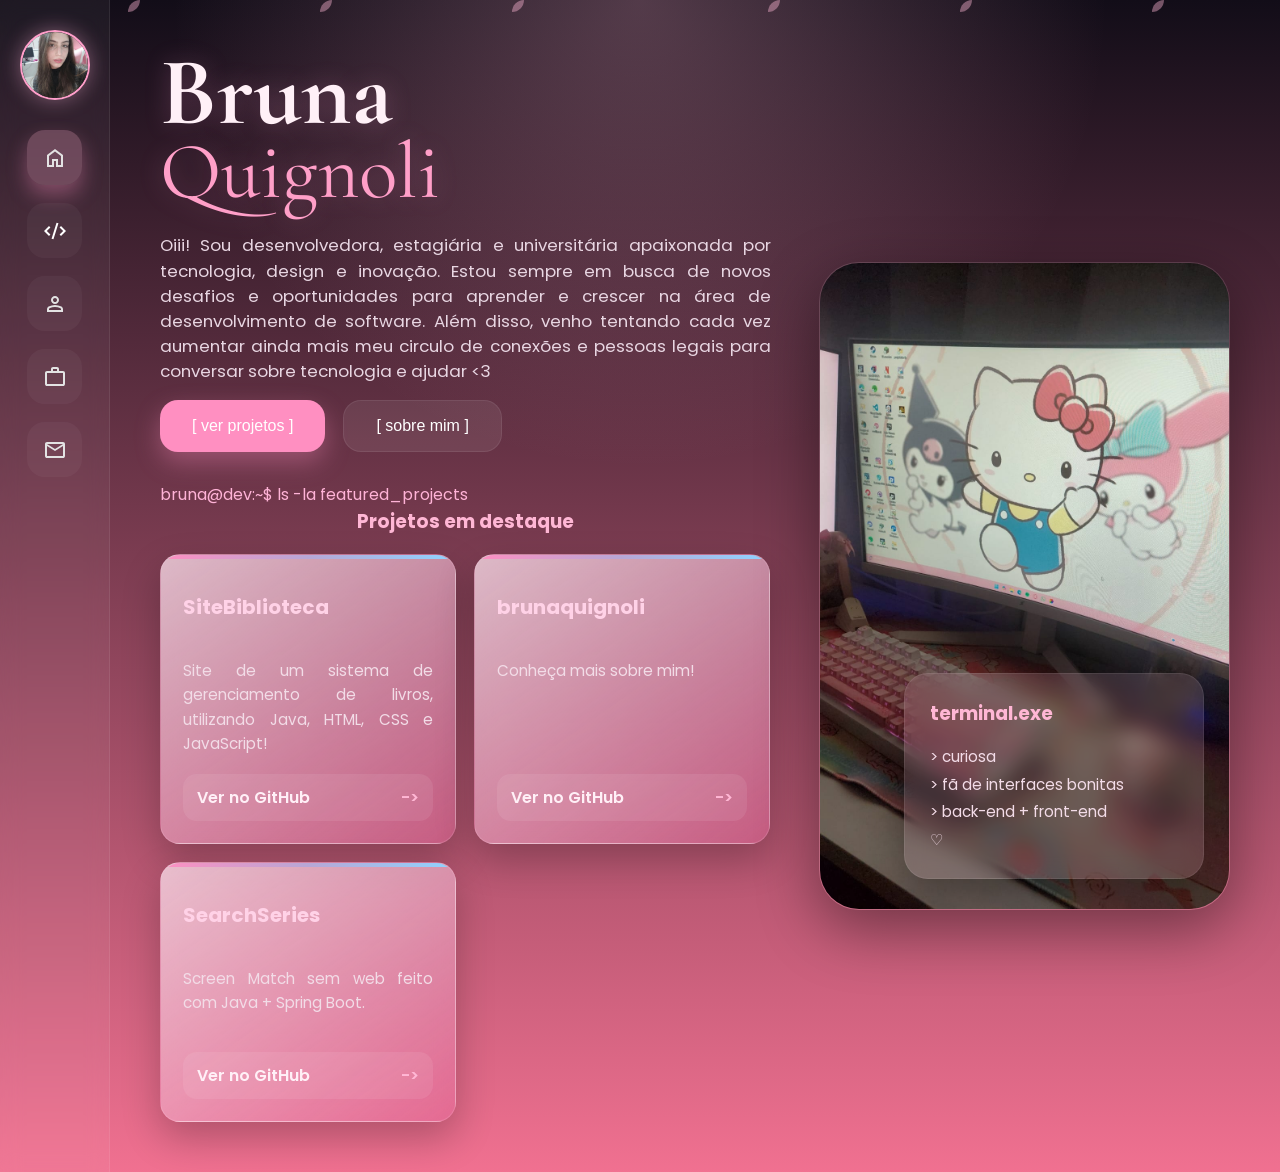
<file: index.html>
<!DOCTYPE html>
<html lang="pt-BR">

<head>
  <meta charset="UTF-8" />
  <meta name="viewport" content="width=device-width, initial-scale=1.0" />
  <title>Bruna.dev</title>

  <!-- FOTINHAAA -->
  <link rel="icon" href="./static/favicon.ico" type="image/x-icon">

  <!-- FONTES -->
  <link rel="preconnect" href="https://fonts.googleapis.com">
  <link rel="preconnect" href="https://fonts.gstatic.com" crossorigin>
  <link rel="stylesheet"
    href="https://fonts.googleapis.com/css2?family=Material+Symbols+Outlined:opsz,wght,FILL,GRAD@20..48,100..700,0..1,-50..200&icon_names=code_xml" />

  <link
    href="https://fonts.googleapis.com/css2?family=Poppins:wght@300;400;500;600&family=Cormorant+Garamond:wght@400;600&display=swap"
    rel="stylesheet">
  <link rel="stylesheet" href="styles/styles.css" />

</head>

<body>

  <!-- PETALAS -->

  <div class="sakura">

    <div class="petal" style="left:10%; animation-duration:12s;"></div>
    <div class="petal" style="left:25%; animation-duration:9s;"></div>
    <div class="petal" style="left:40%; animation-duration:15s;"></div>
    <div class="petal" style="left:60%; animation-duration:10s;"></div>
    <div class="petal" style="left:75%; animation-duration:13s;"></div>
    <div class="petal" style="left:90%; animation-duration:11s;"></div>


  </div>

  <div class="container">


    <!-- SIDEBAR -->

    <aside class="sidebar">

      <div class="profile">
        <img src="static\Screenshot 2026-06-07 225118.png">
      </div>

      <nav class="nav">
        <a href="index.html" title="homepage" id="active"><img class="material-symbols-outlined"
            src="static/home_24dp_B7A7D6_FILL0_wght400_GRAD0_opsz24.svg"></a>
        <a href="projects.html" title="projetos"><img class="material-symbols-outlined"
            src="static\code_xml_24dp_7A415C_FILL0_wght400_GRAD0_opsz24.svg"></a>
        <a href="aboutme.html" title="sobre mim"><img class="material-symbols-outlined"
            src="static\person_24dp_E3E3E3_FILL0_wght400_GRAD0_opsz24.svg"></a>
        <a href="skills.html" title="habilidades e certificados"><img class="material-symbols-outlined"
            src="static\work_24dp_1E1A1F_FILL0_wght400_GRAD0_opsz24.svg"></a>
        <a href="contact.html" title="contato"><img class="material-symbols-outlined"
            src="static\mail_24dp_E8B7CC_FILL0_wght400_GRAD0_opsz24.svg"></a>
      </nav>

    </aside>

    <!-- HERO -->

    <section class="hero">
      <div class="sub-container">
        <div class="hero-text">

          <h1>
            Bruna
            <strong>Quignoli</strong>
          </h1>

          <p>
            Oiii! Sou desenvolvedora, estagiária e universitária apaixonada por tecnologia, design e inovação. Estou sempre em
            busca de novos desafios e oportunidades para aprender e crescer na área de desenvolvimento de software. Além disso, venho tentando cada vez aumentar ainda mais meu circulo de conexões e pessoas legais para conversar sobre tecnologia e ajudar <3
          </p>

          <div class="buttons">

            <a href="projects.html"><button class="btn primary">
                [ ver projetos ]
              </button></a>


            <a href="aboutme.html"><button class="btn secondary">
                [ sobre mim ]
              </button></a>



          </div>

          <div class="spotligthcards">
            <span class="terminal-line">bruna@dev:~$ ls -la featured_projects</span>
            <h3> Projetos em destaque </h3>
            <div id="spotligthcards"></div>
          </div>

        </div>
      </div>
      <!-- <img src="static\taesan ⋆.jpeg"> -->

      <div class="hero-image">
        <!-- 
        <img src="static\Felix step out 2024.jpg"> -->
        <img src=".\static\pcpic.jpeg">

        <div class="floating-card">

          <h3>terminal.exe</h3>

          <p>
            > curiosa <br>
            > fã de interfaces bonitas <br>
            > back-end + front-end <br>
            ♡
          </p>

        </div>

      </div>

    </section>


  </div>




  <script src="scripts/script.js"></script>
</body>

</html>
</file>
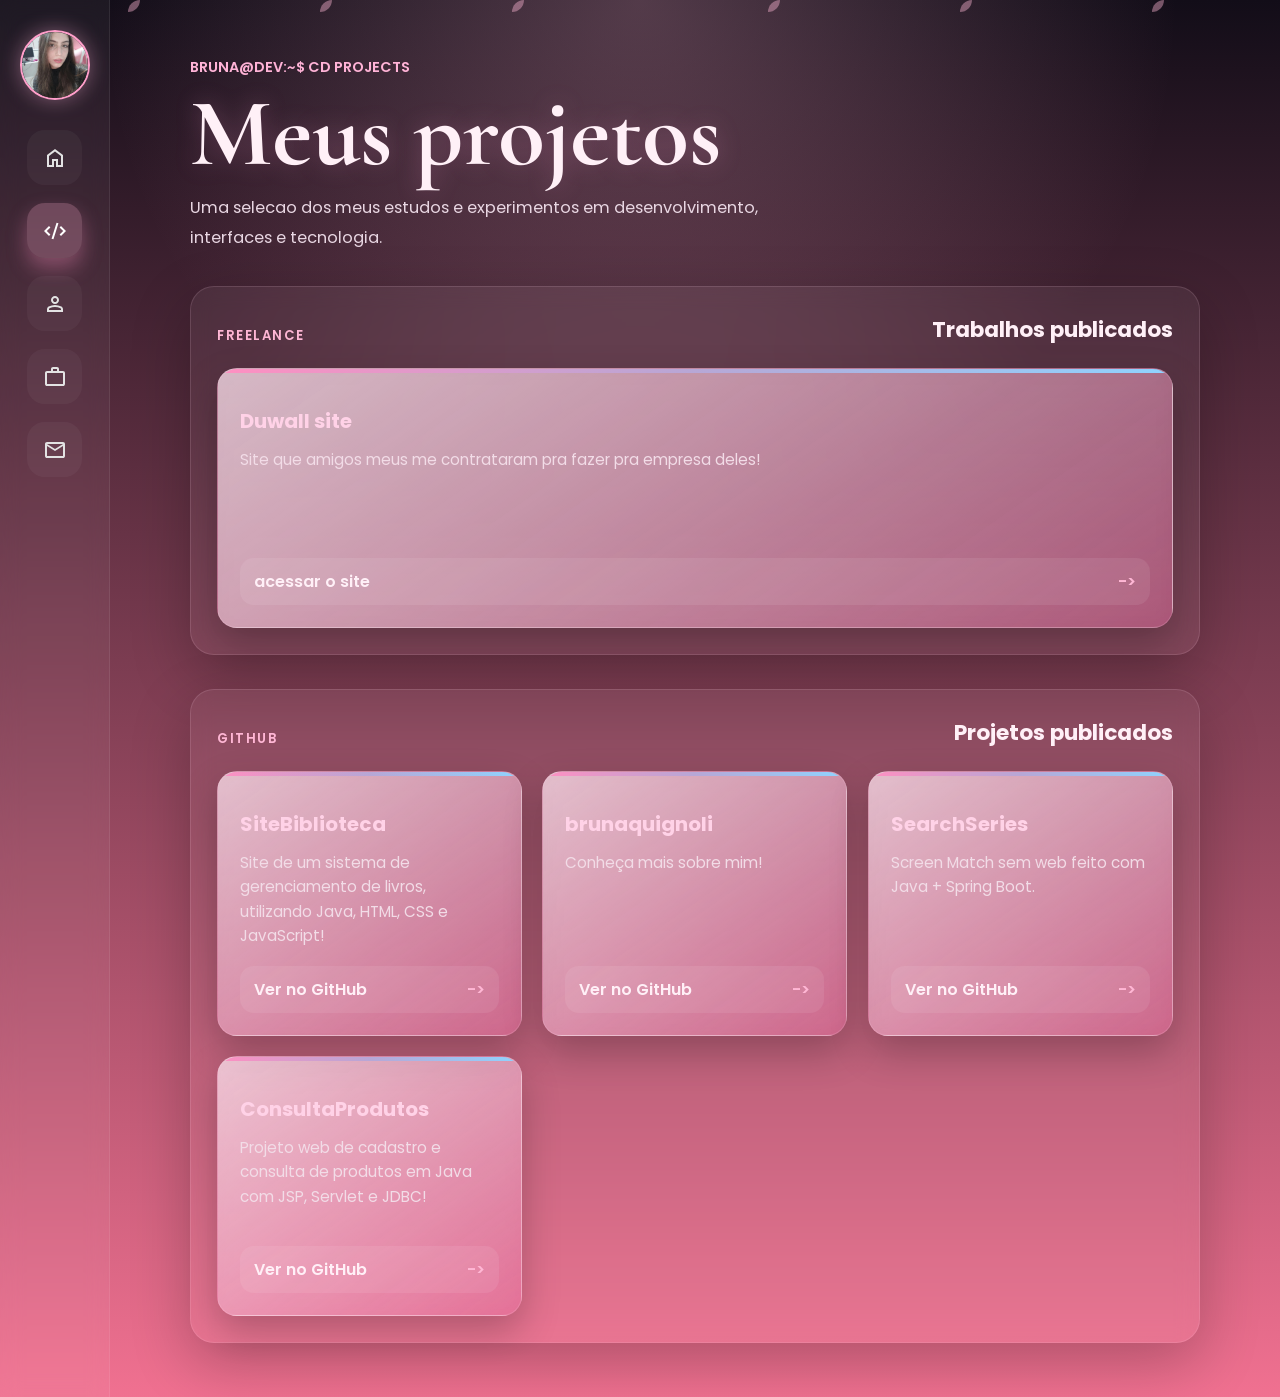
<file: projects.html>
<!DOCTYPE html>
<html lang="pt-BR">
<head>
  <meta charset="UTF-8" />
  <meta name="viewport" content="width=device-width, initial-scale=1.0"/>
  <title>Bruna.dev</title>

    <!-- FOTINHAAA -->
  <link rel="icon" href="./static/favicon.ico" type="image/x-icon">

  <!-- FONTES -->
  <link rel="preconnect" href="https://fonts.googleapis.com">
  <link rel="preconnect" href="https://fonts.gstatic.com" crossorigin>
  <link rel="stylesheet" href="https://fonts.googleapis.com/css2?family=Material+Symbols+Outlined:opsz,wght,FILL,GRAD@20..48,100..700,0..1,-50..200&icon_names=code_xml" />

  <link href="https://fonts.googleapis.com/css2?family=Poppins:wght@300;400;500;600&family=Cormorant+Garamond:wght@400;600&display=swap" rel="stylesheet">
  <link rel="stylesheet" href="styles/styles.css" />

</head>

<body>

  <!-- PETALAS -->

  <div class="sakura">


    <div class="petal" style="left:10%; animation-duration:12s;"></div>
    <div class="petal" style="left:25%; animation-duration:9s;"></div>
    <div class="petal" style="left:40%; animation-duration:15s;"></div>
    <div class="petal" style="left:60%; animation-duration:10s;"></div>
    <div class="petal" style="left:75%; animation-duration:13s;"></div>
    <div class="petal" style="left:90%; animation-duration:11s;"></div>
  </div>

  <div class="container">

    <!-- SIDEBAR -->

    <aside class="sidebar">

      <div class="profile">
        <img src="static\Screenshot 2026-06-07 225118.png">
      </div>

      <nav class="nav">
        <a href="index.html" title="homepage"><img class="material-symbols-outlined" src="static/home_24dp_B7A7D6_FILL0_wght400_GRAD0_opsz24.svg" ></a>
        <a href="projects.html" title="projetos" id="active"><img class="material-symbols-outlined" src="static\code_xml_24dp_7A415C_FILL0_wght400_GRAD0_opsz24.svg" ></a>
        <a href="aboutme.html" title="sobre mim"><img class="material-symbols-outlined" src="static\person_24dp_E3E3E3_FILL0_wght400_GRAD0_opsz24.svg" ></a>
        <a href="skills.html" title="habilidades e certificados"><img class="material-symbols-outlined" src="static\work_24dp_1E1A1F_FILL0_wght400_GRAD0_opsz24.svg" ></a>
        <a href="contact.html" title="contato"><img class="material-symbols-outlined" src="static\mail_24dp_E8B7CC_FILL0_wght400_GRAD0_opsz24.svg" ></a>
      </nav>

    </aside>

    <!-- HERO -->


    <section class="hero-projects">

      <div class="projects-intro">
        <span class="projects-kicker">bruna@dev:~$ cd projects</span>
        <h1>Meus projetos</h1>
        <p>
          Uma selecao dos meus estudos e experimentos em desenvolvimento, interfaces e tecnologia.
        </p>
      </div>

      <div class="projects-container">
        <div class="projects-section-title">
          <span> Freelance </span>
          <h2> Trabalhos publicados</h2>
        </div>
                  <article class="projectcard">
            <div class="projectcard-header">
            </div>

            <h2> Duwall site </h2>
            <p>
               Site que amigos meus me contrataram pra fazer pra empresa deles!
            </p>
                            <a href="https://duwall.com.br" target="_blank" rel="noopener noreferrer">
                   acessar o site
                </a>
        </article>
        <div></div>
      </div>

      <div class="projects-container">
        <div class="projects-section-title">
          <span>GitHub</span>
          <h2>Projetos publicados</h2>
        </div>

        <div id="allprojects" class="allprojects"></div>
      </div>

    </section>

  </div>

  <script src="scripts/script.js"></script>
</body>
</html>
</file>
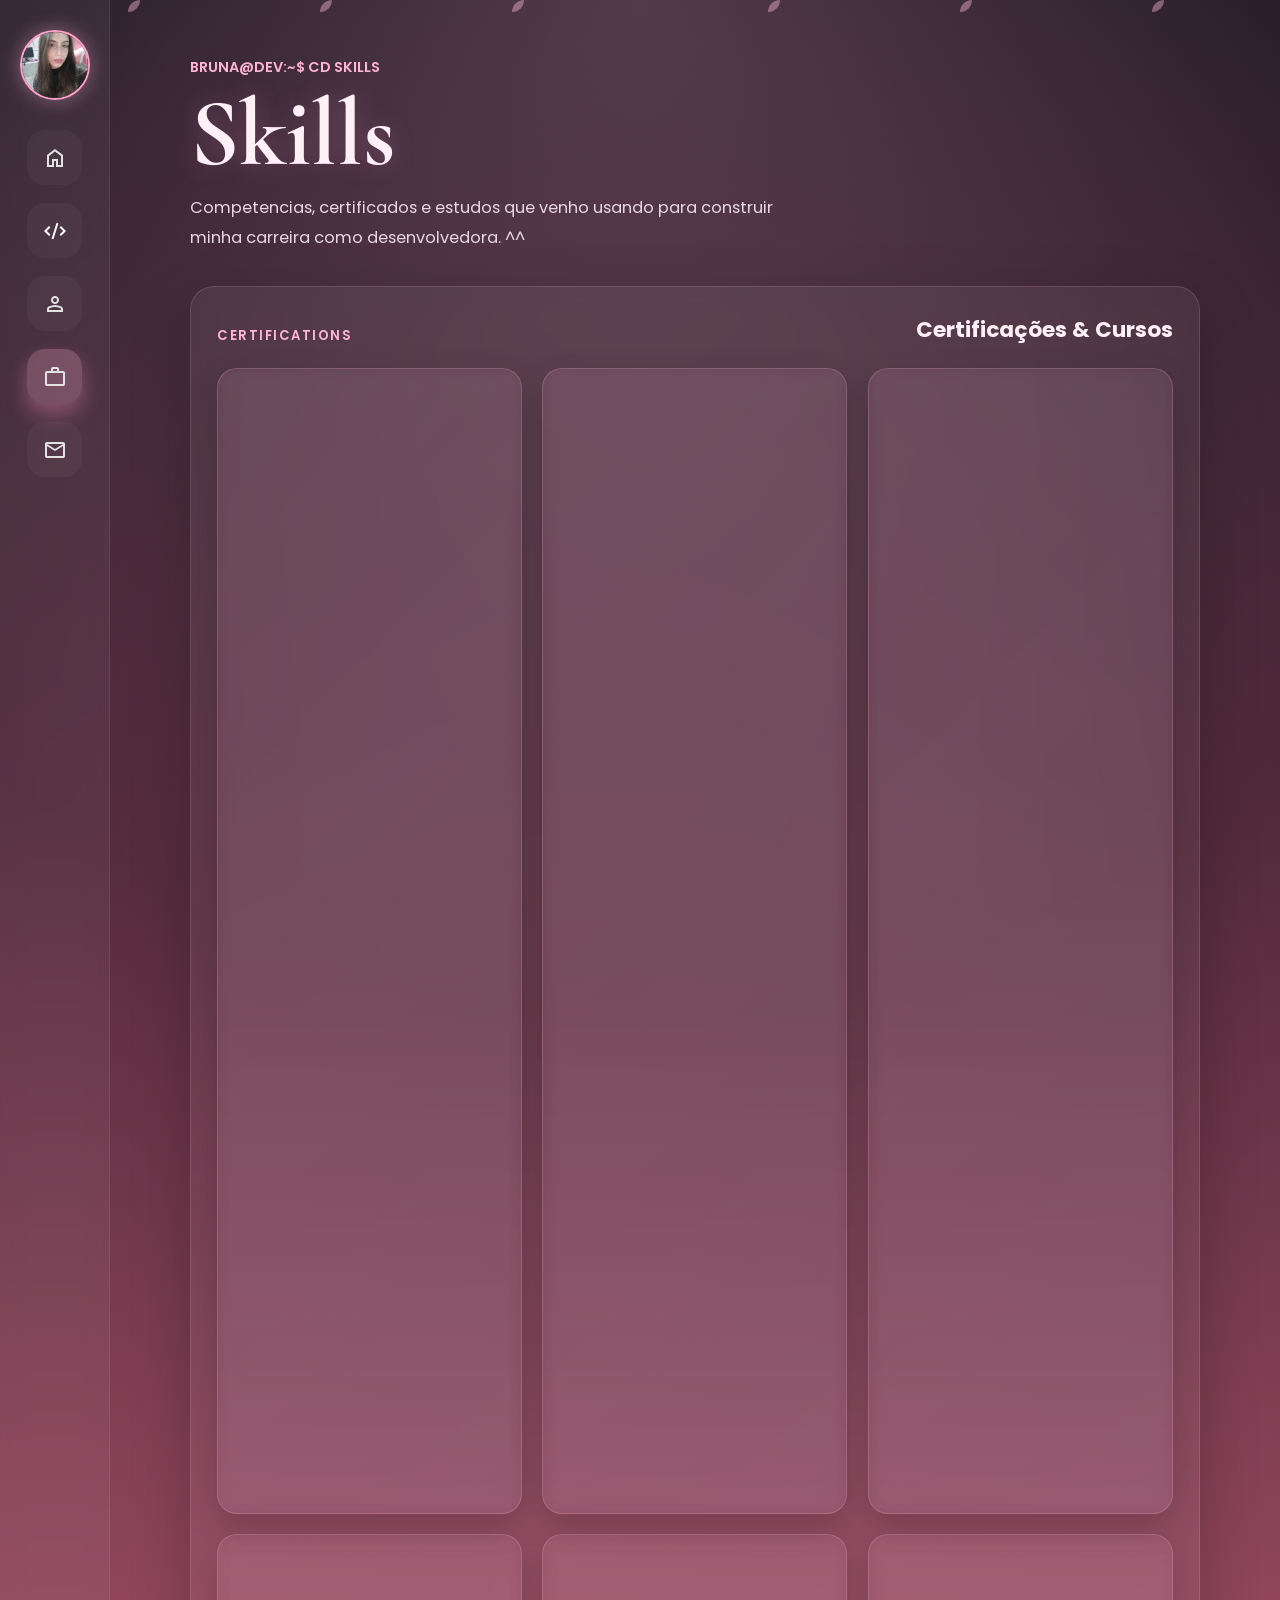
<file: skills.html>
<!DOCTYPE html>
<html lang="pt-BR">
<head>
  <meta charset="UTF-8" />
  <meta name="viewport" content="width=device-width, initial-scale=1.0"/>
  <title>Bruna.dev</title>

  <!-- FOTINHAAA -->
  <link rel="icon" href="./static/favicon.ico" type="image/x-icon">

  <!-- FONTES -->
  <link rel="preconnect" href="https://fonts.googleapis.com">
  <link rel="preconnect" href="https://fonts.gstatic.com" crossorigin>
  <link rel="stylesheet" href="https://fonts.googleapis.com/css2?family=Material+Symbols+Outlined:opsz,wght,FILL,GRAD@20..48,100..700,0..1,-50..200&icon_names=code_xml" />

  <link href="https://fonts.googleapis.com/css2?family=Poppins:wght@300;400;500;600&family=Cormorant+Garamond:wght@400;600&display=swap" rel="stylesheet">
  <link rel="stylesheet" href="styles/styles.css" />

</head>

<body>

  <!-- PETALAS -->

  <div class="sakura">


    <div class="petal" style="left:10%; animation-duration:12s;"></div>
    <div class="petal" style="left:25%; animation-duration:9s;"></div>
    <div class="petal" style="left:40%; animation-duration:15s;"></div>
    <div class="petal" style="left:60%; animation-duration:10s;"></div>
    <div class="petal" style="left:75%; animation-duration:13s;"></div>
    <div class="petal" style="left:90%; animation-duration:11s;"></div>

  </div>

  <div class="container">

    <!-- SIDEBAR -->

    <aside class="sidebar">

      <div class="profile">
        <img src="static\Screenshot 2026-06-07 225118.png">
      </div>

      <nav class="nav">
        <a href="index.html" title="homepage"><img class="material-symbols-outlined" src="static/home_24dp_B7A7D6_FILL0_wght400_GRAD0_opsz24.svg" ></a>
        <a href="projects.html" title="projetos"><img class="material-symbols-outlined" src="static\code_xml_24dp_7A415C_FILL0_wght400_GRAD0_opsz24.svg" ></a>
        <a href="aboutme.html" title="sobre mim"><img class="material-symbols-outlined" src="static\person_24dp_E3E3E3_FILL0_wght400_GRAD0_opsz24.svg" ></a>
        <a href="skills.html" title="habilidades e certificados" id="active"><img class="material-symbols-outlined" src="static\work_24dp_1E1A1F_FILL0_wght400_GRAD0_opsz24.svg" ></a>
        <a href="contact.html" title="contato"><img class="material-symbols-outlined" src="static\mail_24dp_E8B7CC_FILL0_wght400_GRAD0_opsz24.svg" ></a>
      </nav>

    </aside>

    <!-- HERO -->

    <section class="hero-projects skills-page">

      <div class="projects-intro">
        <span class="projects-kicker">bruna@dev:~$ cd skills</span>
        <h1>Skills</h1>
        <p>
          Competencias, certificados e estudos que venho usando para construir minha carreira como desenvolvedora. ^^
        </p>
      </div>

      <!-- SEÇÃO COMPETÊNCIAS -->
      <div class="projects-container skills-terminal">
        <div class="projects-section-title">
          <span>certifications</span>
          <h2>Certificações & Cursos</h2>
        </div>

        <div class="skills-grid">
          <article class="skill-card">
            <div class="card-badge skillsoft">Skillsoft</div>
            <ul class="skill-list"> 
              <li>CompTIA IT Fundamentals: Networking & Wireless Technologies</li>
              <li>Getting Started with TCP/IP and Numbering Systems</li>
              <li>TCP/IP Security and IPv6</li>
              <li>Common TCP and UDP Applications and VoIP</li>
              <li>CCNA 2024: IP Services - QoS, NTP, SNMP, Syslog</li>
              <li>MySQL: Understanding & Implementing Joins</li>
              <li>MySQL: Querying Data</li> 
            </ul>
          </article>

          <article class="skill-card">
            <div class="card-badge usp">Universidade de São Paulo</div>
            <ul class="skill-list">
              <li>Scratch Weeks</li>
              <li>Meninas Programadoras (Com python básico)</li>
              <li>Meninas Programadoras 2 (Com python avançado)</li>
            </ul>
          </article>

          <article class="skill-card">
            <div class="card-badge ibm">Student Ambassador Program with IBM SkillsBuild</div>
            <ul class="skill-list">
              <li>Fundamentos de Desenvolvimento Web</li>
            </ul>
          </article>
          
          <article class="skill-card">
            <div class="card-badge alura">Alura</div>
            <ul class="skill-list">
              <li> Java e Spring Boot alura</li>
              <li> HTML e CSS</li>
              <li> Programação Orientada a Objetos com Java</li>
              <li> JavaScript para Backend</li>
              <li> Redes</li>
              <li> Git e Github</li>
              <li> Python para Data Science</li>
              <li> java</li>
            </ul>
          </article>


          <article class="skill-card">
            <div class="card-badge bradesco">Fundação Bradesco</div>
            <ul class="skill-list">
              <li>Python Básico</li>
              <li>Excel Completo</li>
              <li>HTML, CSS & JavaScript</li>
            </ul>
          </article>



          <article class="skill-card">
            <div class="card-badge tic">TIC em Trilhas</div>
            <ul class="skill-list">
              <li>Fundamentos Web</li>
              <li>Design para Designers</li>
            </ul>
          </article>



          <article class="skill-card">
            <div class="card-badge cursa">Cursa</div>
            <ul class="skill-list">
              <li>Figma Design</li>
            </ul>
          </article>

                    <article class="skill-card">
            <div class="card-badge cursa"> Echostar Section Coach </div>
            <ul class="skill-list">
              <li>Basic AI Proficiency</li>
              <li>Advanced Prompting Techniques</li>
              <li>Building a Copilot Agent</li>
            </ul>
          </article>
        </div>
      </div>

    </section>

  </div>

</body>
</html>
</file>
<file: styles/styles.css>
* {
  margin: 0;
  padding: 0;
  box-sizing: border-box;
}

body {
  background:
    radial-gradient(circle at top, rgba(238, 168, 192, 0.295), transparent 35%),
    linear-gradient(to bottom, #120d18, #e713489a);
  min-height: 100vh;
  font-family: 'Poppins', sans-serif;
  color: white;
  overflow-x: hidden;
}

img {
  max-width: 100%;
}

/* SAKURA BACKGROUND */

.sakura {
  position: fixed;
  inset: 0;
  pointer-events: none;
  overflow: hidden;
  z-index: -1;
  contain: layout paint;
  isolation: isolate;
}

.petal {
  position: absolute;
  width: 12px;
  height: 12px;
  background: #ffb7d5;
  border-radius: 12px 0px 12px 0px;
  opacity: 0.42;
  will-change: transform;
  transform: translate3d(0, 0, 0);

  animation: fall linear infinite;
}

@keyframes fall {

  from {
    transform: translate3d(0, -100px, 0) rotate(0deg);
  }

  to {
    transform: translate3d(0, 110vh, 0) rotate(360deg);
  }

}

@media (prefers-reduced-motion: reduce) {
  .petal {
    animation: none;
    opacity: 0.18;
  }

  .nav a,
  .btn,
  .projectcard,
  .projectcard a,
  .skill-card {
    transition: none;
  }
}

/* LAYOUT */

.container {
  display: flex;
  min-height: 100vh;
}

/* SIDEBAR */

.sidebar {
  width: 110px;
  flex: 0 0 110px;
  background: rgba(255, 255, 255, 0.05);
  backdrop-filter: blur(10px);
  border-right: 1px solid rgba(255, 255, 255, 0.08);
  display: flex;
  flex-direction: column;
  align-items: center;
  padding: 30px 0;
  gap: 30px;
}

.profile {

  width: 70px;
  height: 70px;
  border-radius: 50%;
  border: 2px solid #ff9fca;
  overflow: hidden;
  box-shadow: 0 0 20px rgba(255, 179, 218, 0.4);
}

.profile img {
  width: 100%;
  height: 100%;
  object-fit: cover;
}

.nav {
  display: flex;
  flex-direction: column;
  gap: 18px;
}

#active {
  background: #c585a15e;
  box-shadow: 0 10px 20px rgba(255, 143, 193, 0.35);
}

.nav a {
  width: 55px;
  height: 55px;
  display: flex;
  align-items: center;
  justify-content: center;
  border-radius: 18px;
  text-decoration: none;
  color: white;
  background: rgba(255, 255, 255, 0.04);
  transition: 0.3s;
}

.nav a:hover {
  background: #ff8fc1;
  transform: translateY(-3px);
  box-shadow: 0 10px 20px rgba(255, 143, 193, 0.35);
}

/* HERO */

.hero {
  flex: 1;
  width: 100%;
  padding: 50px;
  display: flex;
  justify-content: space-between;
  gap: clamp(24px, 4vw, 48px);
}

.hero-text {
  width: 100%;
  max-width: 800px;
}

.hero-text span {
  color: #ffb3d7;
  font-size: 1rem;
  letter-spacing: 0;
}

.hero-text h1 {
  font-size: clamp(4rem, 8vw, 6rem);
  line-height: 0.9;
  font-family: 'Cormorant Garamond', serif;
  color: #fff0f7;
  text-shadow: 0 0 25px rgba(255, 160, 210, 0.25);
}

.hero-text h1 strong {
  display: block;
  font-size: clamp(3.1rem, 7vw, 5rem);
  color: #ff9fc8;
  font-weight: 400;
}

.hero-text p {
  margin-top: 25px;
  color: #e8d6e2;
  line-height: 1.5;
  font-size: 1.05rem;
  text-align: justify;
}

/* BUTTONS */

.buttons {
  margin-top: 15px;
  display: flex;
  gap: 18px;
  flex-wrap: wrap;
}

.btn {
  padding: 16px 32px;
  border: none;
  border-radius: 18px;
  font-size: 1rem;
  cursor: pointer;
  transition: 0.3s;
  min-height: 52px;
}

.primary {
  background: #ff8fc1;
  color: white;
  box-shadow: 0 10px 25px rgba(255, 143, 193, 0.35);
}

.primary:hover {
  transform: translateY(-3px);
}

.secondary {
  background: rgba(255, 255, 255, 0.08);
  border: 1px solid rgba(255, 255, 255, 0.08);
  color: white;
}

.secondary:hover {
  background: rgba(255, 255, 255, 0.14);
}

/* HERO IMAGE */

.hero-image {
  align-self: center;
  position: relative;
  width: min(42vw, 620px);
  min-width: 320px;
  height: min(72vh, 750px);
  min-height: 480px;
  border-radius: 40px;
  overflow: hidden;
  background: rgba(255, 255, 255, 0.04);
  backdrop-filter: blur(10px);
  border: 1px solid rgba(255, 255, 255, 0.08);
  box-shadow: 0 20px 60px rgba(0, 0, 0, 0.4);
}

.hero-image img {
  width: 100%;
  height: 100%;
  object-fit: cover;
}

/* FLOATING CARD */

.floating-card {
  position: absolute;
  bottom: 30px;
  right: 25px;
  width: min(300px, calc(100% - 50px));
  padding: 25px;
  border-radius: 24px;
  background: rgba(228, 192, 217, 0.158);
  backdrop-filter: blur(10px);
  border: 1px solid rgba(255, 255, 255, 0.08);
  box-shadow: 0 20px 40px rgba(0, 0, 0, 0.35);
}

.floating-card h3 {
  color: #ffb7d5;
  margin-bottom: 15px;
}

.floating-card p {
  line-height: 1.8;
  color: #f3dce8;
  font-size: 0.95rem;
}

/* GOOGLE ICONS SETTINGS */

.material-symbols-outlined {
  font-variation-settings:
    'FILL' 0,
    'wght' 400,
    'GRAD' 0,
    'opsz' 24
}

#projects-container {
  display: flex;
  gap: 20px;
  margin-top: 20px;
  flex-wrap: wrap;
}

.spotligthcards {
  width: 100%;
  height: fit-content;
  margin-top: 30px;
}

.spotligthcards h3 {
  text-align: center;
  color: #ffb7d5;
  margin-bottom: 18px;
}

#spotligthcards {
  display: grid;
  grid-template-columns: repeat(auto-fit, minmax(220px, 1fr));
  gap: 18px;
  margin-top: 10px;
}

.loading-projects {
  color: #f2dce7;
  line-height: 1.6;
}

.projectcard {
  position: relative;
  min-height: 260px;
  padding: 22px;
  border-radius: 20px;
  overflow: hidden;
  display: flex;
  flex-direction: column;
  background:
    linear-gradient(145deg, rgba(255, 255, 255, 0.658), rgba(255, 255, 255, 0.13)),
    rgba(216, 40, 114, 0.35);
  backdrop-filter: blur(10px);
  border: 1px solid rgba(255, 210, 231, 0.18);
  box-shadow: 0 16px 38px rgba(0, 0, 0, 0.24);
  transition: transform 0.3s ease, border-color 0.3s ease, box-shadow 0.3s ease;
  content-visibility: auto;
  contain-intrinsic-size: 260px;
  contain: layout paint;
}

.projectcard::before {
  content: "";
  position: absolute;
  inset: 0 0 auto;
  height: 4px;
  background: linear-gradient(90deg, #ff8fc1, #b7a7d6, #8fd3ff);
}

.projectcard:hover {
  transform: translateY(-6px);
  border-color: rgba(255, 183, 213, 0.45);
  box-shadow: 0 22px 48px rgba(255, 140, 200, 0.22);
}

.projectcard h2 {
  color: #ffd2e7;
  margin-bottom: 14px;
  font-size: 1.25rem;
  line-height: 1.25;
}

.projectcard-header {
  display: flex;
  align-items: center;
  justify-content: space-between;
  gap: 12px;
  margin-bottom: 18px;
}

.projectcard p {
  color: #f2dce7;
  line-height: 1.6;
  font-size: 0.95rem;
  margin-bottom: 18px;
  flex: 1;
}

.language {
  display: inline-block;
  width: fit-content;
  padding: 7px 12px;
  border-radius: 999px;
  background: rgba(255, 143, 193, 0.16);
  border: 1px solid rgba(255, 183, 213, 0.28);
  color: #ffd2e7;
  font-size: 0.78rem;
  font-weight: 600;
}

.project-stars {
  color: rgba(255, 240, 247, 0.72);
  font-size: 0.78rem;
  white-space: nowrap;
}

.projectcard-footer {
  display: flex;
  flex-direction: column;
  gap: 12px;
  margin-top: auto;
}

.projectcard-footer span {
  color: rgba(242, 220, 231, 0.72);
  font-size: 0.78rem;
}

.projectcard a {
  display: flex;
  align-items: center;
  justify-content: space-between;
  gap: 10px;
  padding: 11px 14px;
  border-radius: 14px;
  background: rgba(255, 255, 255, 0.08);
  color: #fff0f7;
  text-decoration: none;
  font-weight: 600;
  transition: 0.3s;
}

.projectcard a::after {
  content: "->";
  color: #ffb7d5;
}

.projectcard a:hover {
  background: rgba(255, 143, 193, 0.22);
  transform: translateY(-2px);
}

/* PROJECTS PAGE */

.hero-projects {
  flex: 1;
  width: 100%;
  padding: 54px 80px;
  display: flex;
  flex-direction: column;
  gap: 34px;
}

.projects-intro {
  max-width: 760px;
}

.projects-kicker {
  color: #ffb3d7;
  font-size: 0.9rem;
  font-weight: 600;
  letter-spacing: 0;
  text-transform: uppercase;
}

.projects-intro h1 {
  margin: 12px 0 16px;
  font-family: 'Cormorant Garamond', serif;
  font-size: clamp(3.3rem, 8vw, 6rem);
  line-height: 0.9;
  color: #fff0f7;
  text-shadow: 0 0 25px rgba(255, 160, 210, 0.25);
}

.projects-intro p {
  max-width: 620px;
  color: #e8d6e2;
  font-size: 1.02rem;
  line-height: 1.8;
}

.projects-container {
  width: 100%;
  padding: 26px;
  border-radius: 24px;
  background: rgba(255, 255, 255, 0.055);
  backdrop-filter: blur(10px);
  border: 1px solid rgba(255, 210, 231, 0.14);
  box-shadow: 0 20px 60px rgba(0, 0, 0, 0.24);
}

.projects-section-title {
  display: flex;
  align-items: end;
  justify-content: space-between;
  gap: 16px;
  margin-bottom: 22px;
}

.projects-section-title span {
  color: #ffb7d5;
  font-size: 0.82rem;
  font-weight: 600;
  letter-spacing: 1.5px;
  text-transform: uppercase;
}

.projects-section-title h2 {
  color: #fff0f7;
  font-size: 1.35rem;
}

.allprojects {
  display: grid;
  grid-template-columns: repeat(auto-fit, minmax(260px, 1fr));
  gap: 20px;
}

/* PAGINA DE CONTATO */

#contactbody {
  background: radial-gradient(farthest-corner at 40px 90px, rgba(58, 138, 212, 0.18), transparent 35%),
    linear-gradient(to bottom, #120d18, #ad3a79d8);
  font-family: 'Poppins', sans-serif;
  color: white;
}

.hero-contact {
  display: flex;
  width: 90%;
  max-width: 980px;
  flex-direction: column;
  align-items: center;
  gap: 20px;
  margin: 50px auto;
}

.hero-contact > img {
  height: 500px;
  width: min(100%, 620px);
  object-fit: cover;
  border-radius: 18px;
  border: 2px solid #ff9fca;
  box-shadow: 0 0 20px rgba(255, 179, 218, 0.4);
  margin: 15px;
}

.hero-contact .hero-text {
  width: 90%;
  font-size: 1.25rem;
  text-align: center;
  max-width: 760px;
  overflow: visible;
  border-right: 0;
  animation: none;
  display: block;
  white-space: normal;
}

.hero-contact .hero-text span{
  font-size: clamp(1rem, 4vw, 1.25rem);
}

@keyframes typing {
  from {
    width: 0;
  }
  to {
    width: 50%;
  }
}

@keyframes blink-caret {
  from,
  to {
    border-color: transparent;
  }
  50% {
    border-color: black;
  }
}

#textinho {
  color: #cec2c8;
  font-size: 1.1rem;
  letter-spacing: 0;
  text-align: justify;
  background: linear-gradient(to left, #d5cedd27, #ad3a791a);
  border-radius: 18px;
  padding: 10px 14px;
  max-width: 920px;
  line-height: 1.7;
}


.icons {
  display: flex;
  flex-wrap: wrap;
  justify-content: center;
  gap: 15px;
  background: rgba(231, 230, 230, 0.493);
  padding: 10px 14px;
  border-radius: 18px;
  width: fit-content;
  max-width: 100%;
}

.contact-link {
  color: #ffb7d5;
  text-decoration: none;
  font-weight: 600;
  display: flex;
  gap: 8px;
  justify-content: center;
  align-items: center;
  min-height: 48px;
}

.contact-link img {
  width: 40px;
  height: 40px;
  margin-left: 8px;
  justify-content: center;
}

/* ABOUT ME PAGE */

.div-lista{
  width: min(50%, 680px);
  height: 100%;
  display: flex;
  flex-direction: column;
  gap: 15px;
  background: rgba(255, 255, 255, 0.06);
  backdrop-filter: blur(12px);
  padding: 30px;
  border-radius: 15px;

  span{
    justify-content: justify;
    color: #f2dce7;
    padding: 10px 14px;
  }

  h3{
    background: linear-gradient(to left, #d5cedd27, #ad3a791a);
    padding: 10px 14px;
    border-radius: 18px;
    color: #ffb7d5;
    border-radius: 18px;
    border: 2px solid #ff9fca;
    box-shadow: 0 0 20px rgba(255, 179, 218, 0.4);
    margin: 15px;
  }

  li{
    margin: 15px;
  }

  img{
    height: 400px;
    object-fit: cover;
    border-radius: 18px;
    border: 2px solid #ff9fca;
    box-shadow: 0 0 20px rgba(255, 179, 218, 0.4);
    margin: 15px;
  }
}

.div-lista span{
  color: #f2dce7;
  padding: 10px 14px;
  line-height: 1.7;
}

.div-lista h3{
  background: linear-gradient(to left, #d5cedd27, #ad3a791a);
  padding: 10px 14px;
  border-radius: 18px;
  color: #ffb7d5;
  border: 2px solid #ff9fca;
  box-shadow: 0 0 20px rgba(255, 179, 218, 0.4);
  margin: 15px;
  line-height: 1.35;
}

.div-lista li{
  margin: 15px;
  line-height: 1.65;
}

.div-lista img{
  width: calc(100% - 30px);
  height: min(400px, 58vw);
  object-fit: cover;
  border-radius: 18px;
  border: 2px solid #ff9fca;
  box-shadow: 0 0 20px rgba(255, 179, 218, 0.4);
  margin: 15px;
}


/* RESPONSIVO */

@media(max-width:1200px) {

  .hero {
    flex-direction: column;
    align-items: center;
    text-align: center;
  }

  .hero-text {
    margin: 0 auto;
  }

  .buttons {
    justify-content: center;
  }

  .floating-card {
    right: 25px;
  }

  .hero-image {
    width: min(100%, 620px);
  }

  .hero-projects {
    padding: 46px 44px;
  }

}

@media (min-width: 1400px) {
  .hero {
    gap: clamp(20px, 2.5vw, 36px);
  }

  .hero-image {
    width: min(34vw, 540px);
    height: min(64vh, 680px);
    backdrop-filter: blur(4px);
  }

  .floating-card,
  .sidebar,
  .projectcard,
  .projects-container,
  .skill-card {
    backdrop-filter: none;
  }

  .projects-container,
  .projectcard,
  .skill-card {
    box-shadow: 0 10px 22px rgba(0, 0, 0, 0.14);
  }

  .projectcard,
  .skill-card {
    transition: transform 0.2s ease, border-color 0.2s ease, box-shadow 0.2s ease;
  }

  .projects-container,
  .projectcard,
  .skill-card,
  .sidebar,
  .floating-card {
    background-clip: padding-box;
  }

  .petal:nth-child(n + 7) {
    display: none;
  }
}

@media(max-width:768px) {

  body {
    padding-bottom: 92px;
  }

  .container {
    min-height: auto;
  }

  .sidebar {
    position: fixed;
    left: 12px;
    right: 12px;
    bottom: 12px;
    z-index: 20;
    width: auto;
    height: 70px;
    flex: none;
    flex-direction: row;
    justify-content: center;
    padding: 8px 10px;
    gap: 0;
    border-right: 0;
    border-radius: 22px;
    border: 1px solid rgba(255, 255, 255, 0.12);
    background: rgba(34, 18, 38, 0.82);
  }

  .profile {
    display: none;
  }

  .nav {
    width: 100%;
    flex-direction: row;
    justify-content: space-between;
    gap: 8px;
  }

  .nav a {
    width: 48px;
    height: 48px;
    border-radius: 15px;
  }

  .nav img {
    width: 24px;
    height: 24px;
  }

  .hero {
    padding: 32px 20px;
    gap: 28px;
  }

  .hero-text h1 {
    font-size: clamp(3.2rem, 18vw, 4rem);
  }

  .hero-text h1 strong {
    font-size: clamp(2.6rem, 14vw, 3rem);
  }

  .hero-text p {
    font-size: 1rem;
  }

  .buttons a,
  .btn {
    width: 100%;
  }

  .btn {
    padding: 14px 18px;
  }

  .hero-image {
    width: 100%;
    min-width: 0;
    height: auto;
    min-height: 0;
    aspect-ratio: 4 / 5;
    border-radius: 28px;
  }

  .floating-card {
    left: 18px;
    right: 18px;
    bottom: 18px;
    width: auto;
    padding: 18px;
    border-radius: 18px;
    text-align: left;
  }

  #spotligthcards {
    grid-template-columns: 1fr;
  }

  .hero-projects {
    padding: 36px 20px;
  }

  .projects-container {
    padding: 18px;
    border-radius: 18px;
  }

  .projects-section-title {
    align-items: flex-start;
    flex-direction: column;
  }

  .allprojects {
    grid-template-columns: 1fr;
  }

  .hero-contact {
    width: calc(100%);
    margin: 32px auto;
  }

  .icons {
    width: 100%;
    padding: 12px;
  }

  .contact-link {
    flex: 1 1 130px;
    padding: 8px 10px;
    border-radius: 14px;
    background: rgba(255, 255, 255, 0.22);
  }

  .contact-link img {
    margin-left: 0;
  }

  #textinho {
    font-size: 0.98rem;
  }

  .hero-contact > img {
    height: auto;
    aspect-ratio: 1 / 1;
    margin: 8px 0 0;
  }

  .div-lista {
    width: 100%;
    padding: 18px;
  }

  .div-lista h3,
  .div-lista li,
  .div-lista img {
    margin: 10px 0;
  }

  .div-lista ul {
    padding-left: 18px;
  }

  .div-lista img {
    width: 100%;
    height: auto;
    aspect-ratio: 4 / 3;
  }

}

@media(max-width:430px) {

  .hero {
    padding-inline: 16px;
  }

  .nav a {
    width: 44px;
    height: 44px;
  }

  .projectcard,
  .projects-container {
    padding: 16px;
  }

  .projectcard-header {
    align-items: flex-start;
    flex-direction: column;
  }

  .floating-card {
    left: 12px;
    right: 12px;
    bottom: 12px;
    padding: 14px;
  }

  .hero-contact .hero-text {
    width: 100%;
  }

  .contact-link {
    flex-basis: 100%;
  }

}

/* ===== SKILLS PAGE STYLES ===== */

.skills-grid {
  display: grid;
  grid-template-columns: repeat(auto-fit, minmax(300px, 1fr));
  gap: 20px;
  margin-top: 16px;
}

.skill-card {
  padding: 26px;
  border-radius: 20px;
  background: linear-gradient(135deg, rgba(255, 159, 200, 0.08), rgba(183, 167, 214, 0.06));
  backdrop-filter: blur(8px);
  border: 1px solid rgba(255, 183, 213, 0.22);
  box-shadow: 0 12px 32px rgba(0, 0, 0, 0.18);
  transition: all 0.3s cubic-bezier(0.34, 1.56, 0.64, 1);
  position: relative;
  overflow: hidden;
  content-visibility: auto;
  contain-intrinsic-size: 320px;
  contain: layout paint;
}

.skill-card::before {
  content: "";
  position: absolute;
  inset: 0 0 auto 0;
  height: 3px;
  background: linear-gradient(90deg, #ff8fc1, #b7a7d6);
}

.skill-card:hover {
  transform: translateY(-8px);
  border-color: rgba(255, 183, 213, 0.4);
  box-shadow: 0 20px 48px rgba(255, 140, 200, 0.25);
  background: linear-gradient(135deg, rgba(255, 159, 200, 0.12), rgba(183, 167, 214, 0.1));
}

.card-badge {
  display: inline-block;
  padding: 8px 16px;
  border-radius: 999px;
  font-size: 0.75rem;
  font-weight: 700;
  letter-spacing: 1px;
  text-transform: uppercase;
  margin-bottom: 16px;
  width: fit-content;
  backdrop-filter: blur(8px);
  border: 1px solid rgba(255, 255, 255, 0.2);
}

.skillsoft {
  background: rgba(255, 143, 193, 0.2);
  color: #ffc4e0;
  border-color: rgba(255, 143, 193, 0.4);
}

.usp {
  background: rgba(139, 92, 246, 0.2);
  color: #d8b4ff;
  border-color: rgba(139, 92, 246, 0.4);
}

.bradesco {
  background: rgba(59, 130, 246, 0.2);
  color: #bfdbfe;
  border-color: rgba(59, 130, 246, 0.4);
}

.ibm {
  background: rgba(34, 197, 94, 0.2);
  color: #bbf7d0;
  border-color: rgba(34, 197, 94, 0.4);
}

.tic {
  background: rgba(249, 115, 22, 0.2);
  color: #fed7aa;
  border-color: rgba(249, 115, 22, 0.4);
}

.alura {
  background: rgba(236, 72, 153, 0.2);
  color: #fbcfe8;
  border-color: rgba(236, 72, 153, 0.4);
}

.cursa {
  background: rgba(168, 85, 247, 0.2);
  color: #ddd6fe;
  border-color: rgba(168, 85, 247, 0.4);
}

.skill-list {
  list-style: none;
  display: flex;
  flex-direction: column;
  gap: 12px;
}

.skill-list li {
  color: #f0e7f3;
  font-size: 0.95rem;
  line-height: 1.6;
  padding-left: 20px;
  position: relative;
  transition: transform 0.2s;
}

.skill-list li:hover {
  transform: translateX(4px);
}

.skill-list li::before {
  content: "▸";
  position: absolute;
  left: 0;
  color: #ffb7d5;
  font-weight: bold;
}

/* RESPONSIVE SKILLS */

@media(max-width: 768px) {
  .skills-grid {
    grid-template-columns: repeat(auto-fit, minmax(240px, 1fr));
    gap: 16px;
  }

  .skill-card {
    padding: 20px;
  }

  .certificate-grid {
    grid-template-columns: repeat(auto-fill, minmax(200px, 1fr));
    gap: 14px;
  }

  .cert-placeholder {
    min-height: 220px;
  }

  .cert-placeholder span {
    font-size: 2.5rem;
  }
}

@media(max-width: 480px) {
  .skills-grid {
    grid-template-columns: 1fr;
  }

  .certificate-grid {
    grid-template-columns: repeat(auto-fill, minmax(160px, 1fr));
  }

  .skill-card {
    padding: 16px;
  }

  .skill-list li {
    font-size: 0.9rem;
  }
}
</file>
